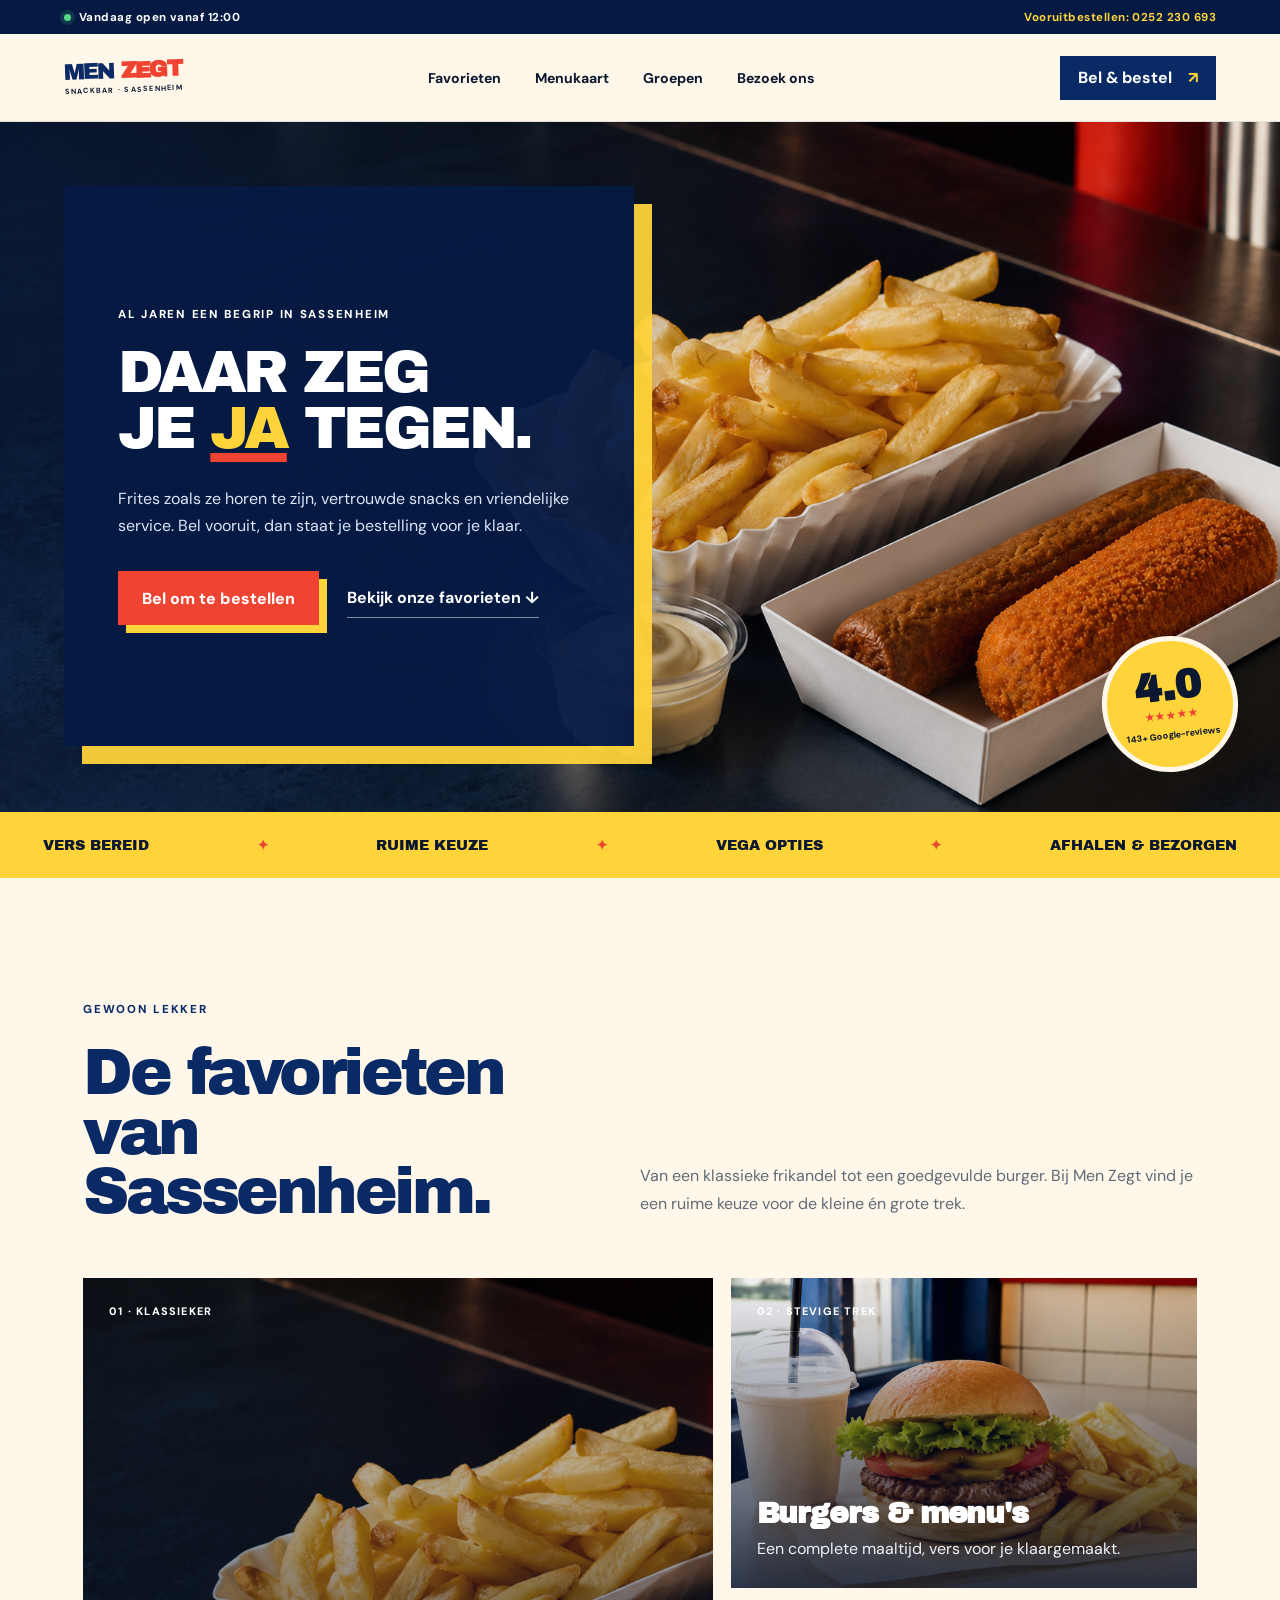
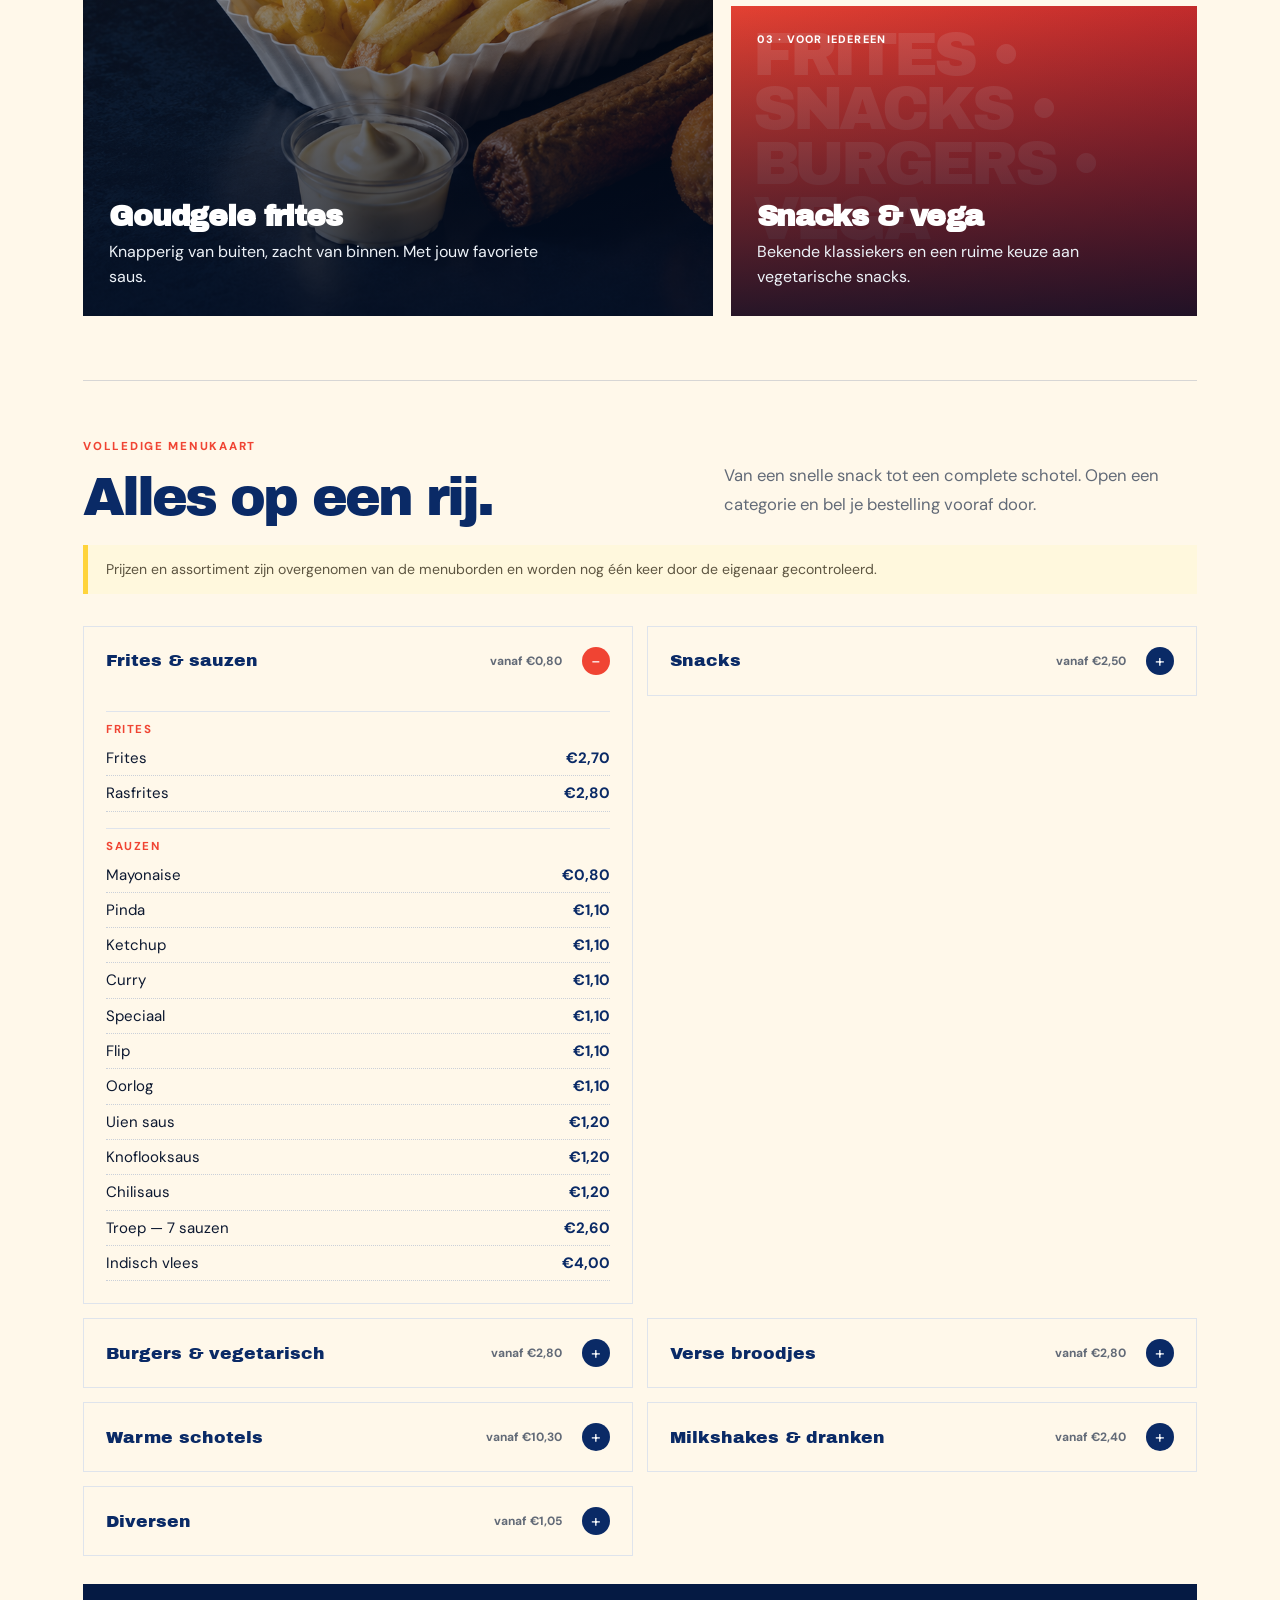
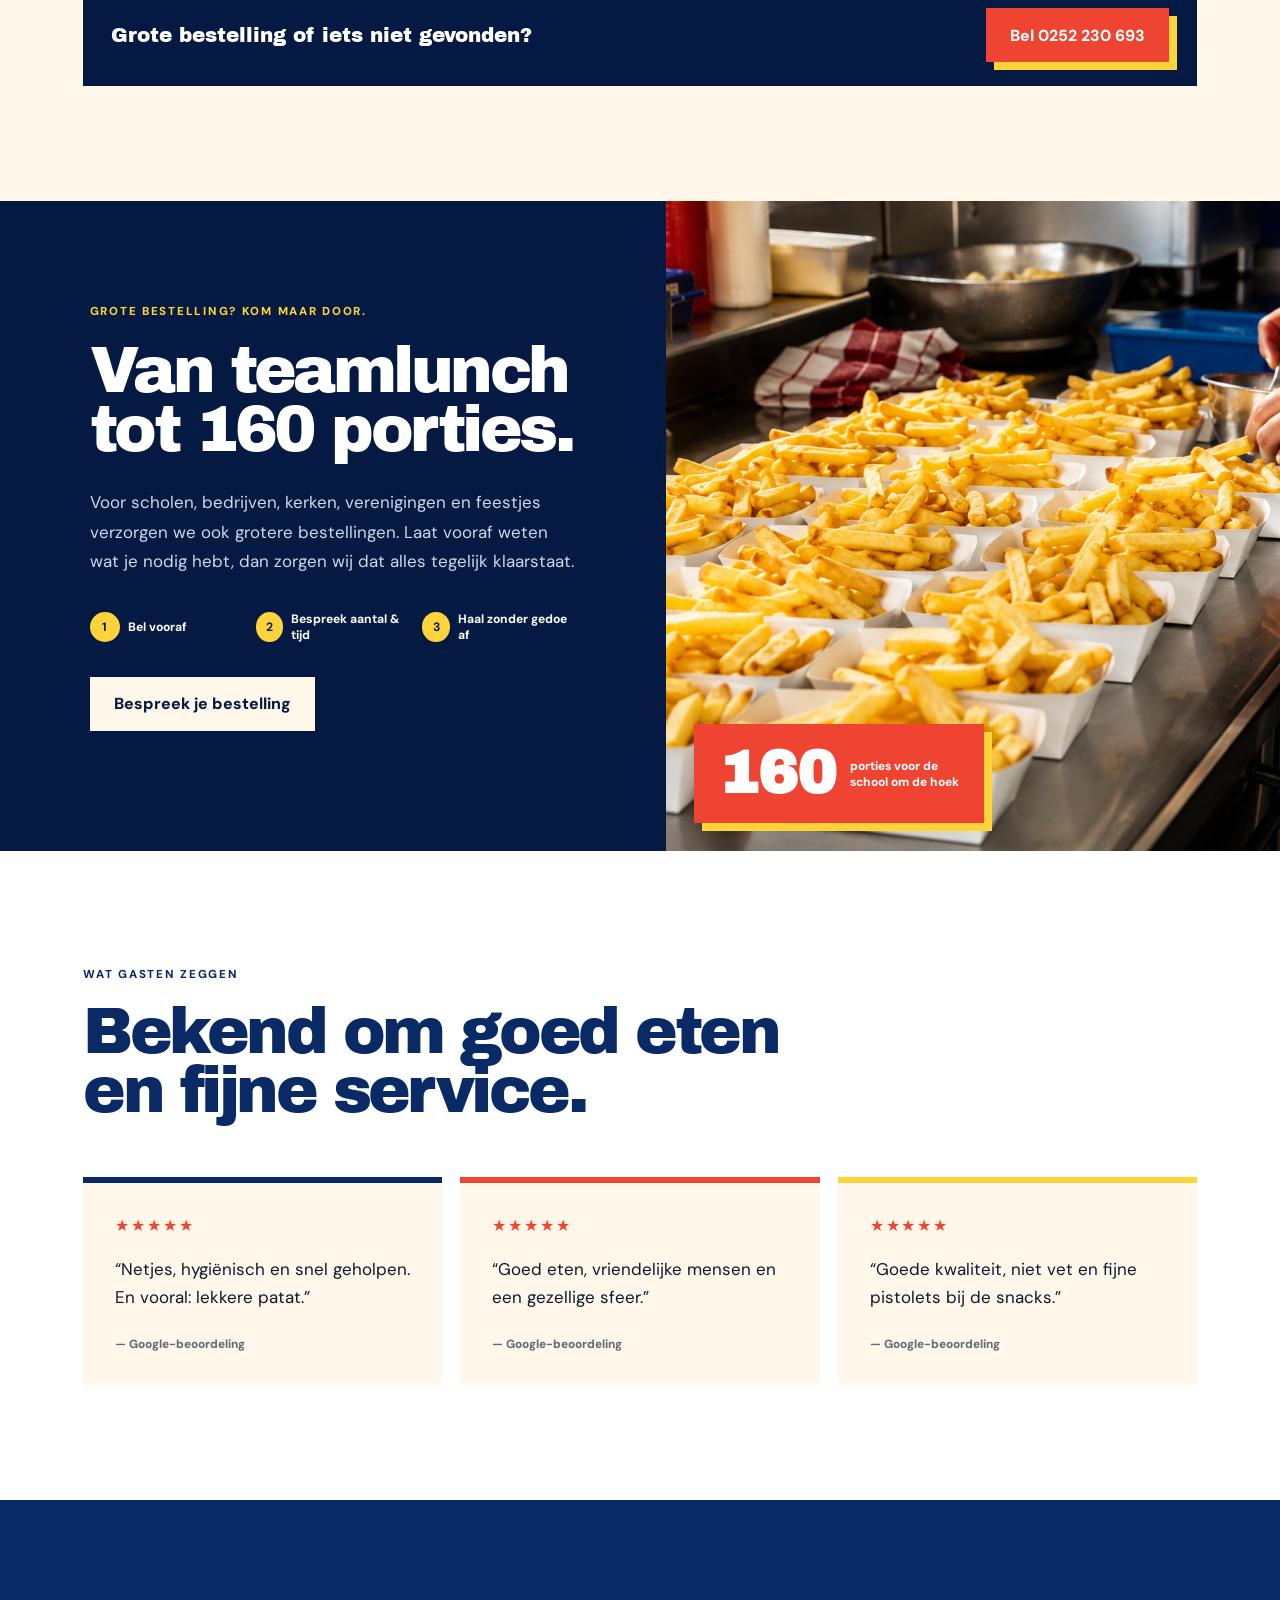
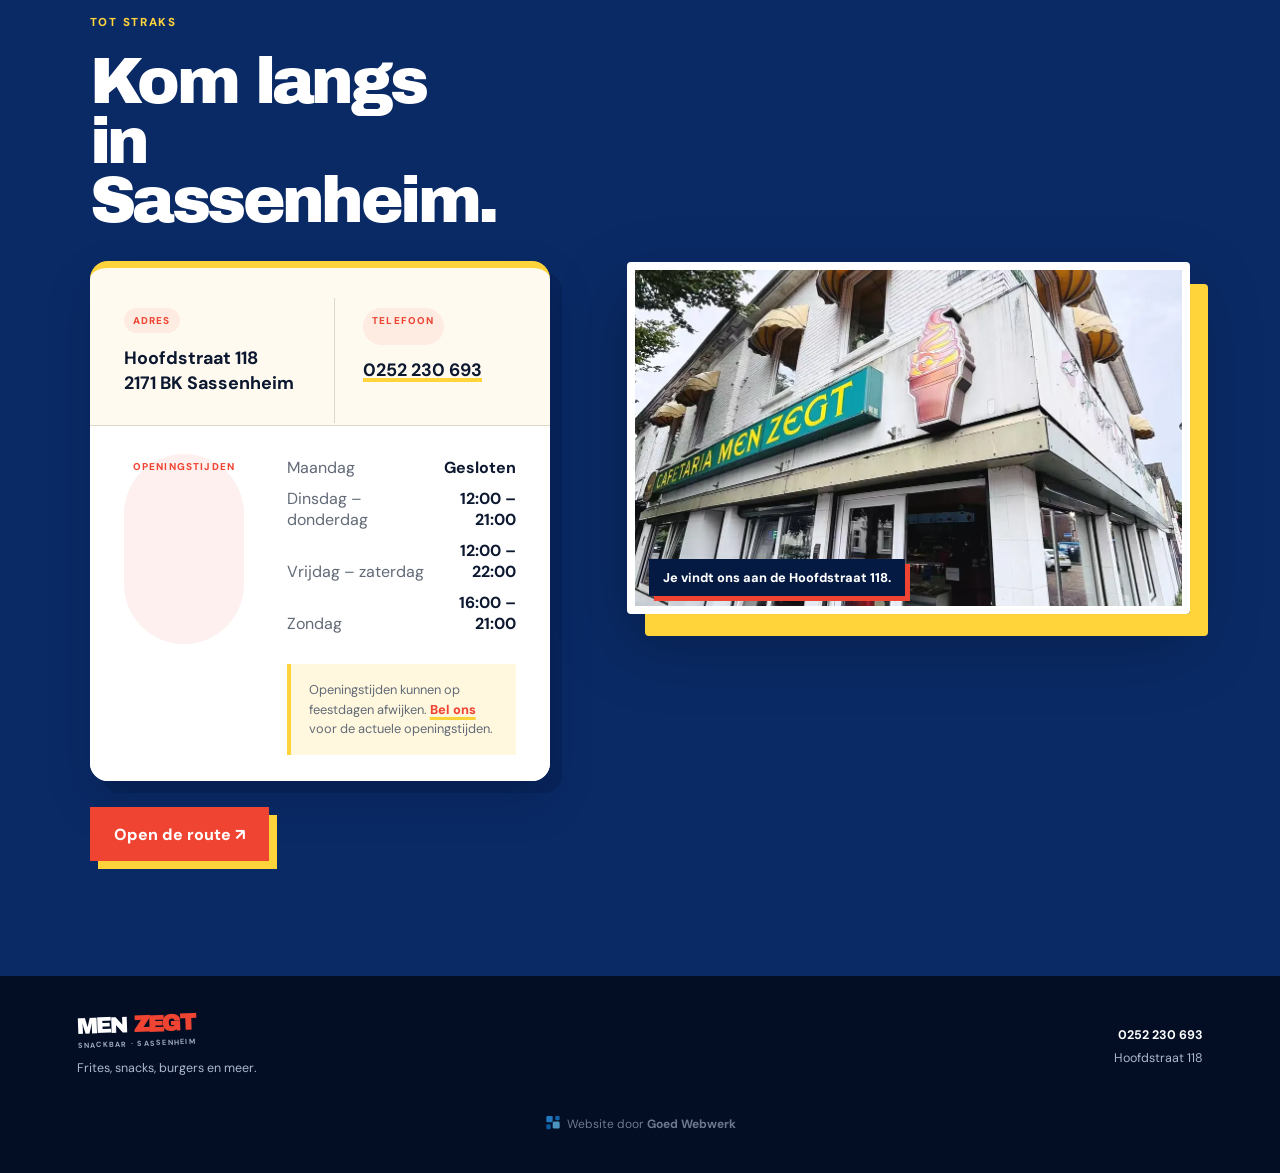
<file: index.html>
<!doctype html>
<html lang="nl" translate="no"><head><meta charset="utf-8"><meta name="viewport" content="width=device-width,initial-scale=1"><meta name="google" content="notranslate"><title>Men Zegt | Snackbar in Sassenheim</title><meta name="description" content="Men Zegt in Sassenheim: frites, snacks, burgers en grote bestellingen. Bel vooruit of kom langs aan de Hoofdstraat 118."><link rel="preconnect" href="https://fonts.googleapis.com"><link rel="preconnect" href="https://fonts.gstatic.com" crossorigin><link href="https://fonts.googleapis.com/css2?family=Archivo+Black&family=DM+Sans:wght@400;500;600;700&display=swap" rel="stylesheet"><link rel="stylesheet" href="styles.css"><link rel="stylesheet" href="hero-fix.css"></head>
<body><div class="statusbar"><span><i id="open-dot"></i><b id="open-status">Openingstijden laden…</b></span><a href="tel:+31252230693">Vooruitbestellen: 0252 230 693</a></div>
<header><a class="logo" href="#top" aria-label="Men Zegt home"><span>MEN</span><strong>ZEGT</strong><small>SNACKBAR · SASSENHEIM</small></a><nav aria-label="Hoofdnavigatie"><a href="#favorieten">Favorieten</a><a href="#menukaart">Menukaart</a><a href="#groepen">Groepen</a><a href="#bezoek">Bezoek ons</a></nav><a class="nav-cta" href="tel:+31252230693">Bel & bestel <b>↗</b></a></header>
<main id="top"><section class="hero"><div class="hero-media" role="img" aria-label="Verse frites, frikandel en kroket"></div><div class="hero-content"><p class="kicker">AL JAREN EEN BEGRIP IN SASSENHEIM</p><h1>DAAR ZEG<br>JE <em>JA</em> TEGEN.</h1><p>Frites zoals ze horen te zijn, vertrouwde snacks en vriendelijke service. Bel vooruit, dan staat je bestelling voor je klaar.</p><div class="hero-actions"><a class="button red" href="tel:+31252230693">Bel om te bestellen</a><a class="text-link" href="#favorieten">Bekijk onze favorieten ↓</a></div></div><div class="hero-badge"><strong>4.0</strong><span>★★★★★</span><small>143+ Google-reviews</small></div></section>
<section class="trust-strip"><span>VERS BEREID</span><b>✦</b><span>RUIME KEUZE</span><b>✦</b><span>VEGA OPTIES</span><b>✦</b><span>AFHALEN & BEZORGEN</span></section>
<section class="favorites" id="favorieten"><div class="section-intro"><p class="kicker blue">GEWOON LEKKER</p><h2>De favorieten<br>van Sassenheim.</h2><p>Van een klassieke frikandel tot een goedgevulde burger. Bij Men Zegt vind je een ruime keuze voor de kleine én grote trek.</p></div><div class="feature-grid"><article class="feature feature-fries"><div class="tag">01 · KLASSIEKER</div><div><h3>Goudgele frites</h3><p>Knapperig van buiten, zacht van binnen. Met jouw favoriete saus.</p></div></article><article class="feature feature-burger"><div class="tag">02 · STEVIGE TREK</div><div><h3>Burgers & menu's</h3><p>Een complete maaltijd, vers voor je klaargemaakt.</p></div></article><article class="feature feature-snacks"><div class="tag">03 · VOOR IEDEREEN</div><div><h3>Snacks & vega</h3><p>Bekende klassiekers en een ruime keuze aan vegetarische snacks.</p></div></article></div>
<div class="menu" id="menukaart"><div class="menu-heading"><div><p class="kicker yellow">VOLLEDIGE MENUKAART</p><h2>Alles op een rij.</h2></div><p>Van een snelle snack tot een complete schotel. Open een categorie en bel je bestelling vooraf door.</p></div><p class="menu-disclaimer">Prijzen en assortiment zijn overgenomen van de menuborden en worden nog één keer door de eigenaar gecontroleerd.</p><div class="menu-groups">

<details open><summary><span>Frites & sauzen</span><small>vanaf €0,80</small></summary><div class="menu-items"><h3>Frites</h3><p><span>Frites</span><b>€2,70</b></p><p><span>Rasfrites</span><b>€2,80</b></p><h3>Sauzen</h3><p><span>Mayonaise</span><b>€0,80</b></p><p><span>Pinda</span><b>€1,10</b></p><p><span>Ketchup</span><b>€1,10</b></p><p><span>Curry</span><b>€1,10</b></p><p><span>Speciaal</span><b>€1,10</b></p><p><span>Flip</span><b>€1,10</b></p><p><span>Oorlog</span><b>€1,10</b></p><p><span>Uien saus</span><b>€1,20</b></p><p><span>Knoflooksaus</span><b>€1,20</b></p><p><span>Chilisaus</span><b>€1,20</b></p><p><span>Troep — 7 sauzen</span><b>€2,60</b></p><p><span>Indisch vlees</span><b>€4,00</b></p></div></details>


<details><summary><span>Snacks</span><small>vanaf €2,50</small></summary><div class="menu-items two-col"><p><span>Vleeskroket</span><b>€2,50</b></p><p><span>Kalfskroket</span><b>€2,80</b></p><p><span>Goulashkroket</span><b>€2,80</b></p><p><span>Satékroket</span><b>€2,80</b></p><p><span>Vegetarische kroket</span><b>€2,80</b></p><p><span>Kwekkeboom kroket</span><b>€2,90</b></p><p><span>Frikandel</span><b>€2,50</b></p><p><span>Frikandel grof</span><b>€2,80</b></p><p><span>Frikandel XXL</span><b>€5,20</b></p><p><span>Kaassoufflé</span><b>€2,70</b></p><p><span>Mini kaassoufflé</span><b>€4,30</b></p><p><span>Berenhap</span><b>€3,00</b></p><p><span>Saté</span><b>€6,30</b></p><p><span>Kaasstengels</span><b>€5,10</b></p><p><span>Chicken bites</span><b>€5,10</b></p><p><span>Bitterballen</span><b>€3,70</b></p><p><span>Ham-kaassoufflé</span><b>€2,90</b></p><p><span>Cheese crack</span><b>€2,90</b></p><p><span>Kipcorn</span><b>€2,80</b></p><p><span>Kipnuggets — 6 stuks</span><b>€3,40</b></p><p><span>Hamburger, los</span><b>€3,00</b></p><p><span>Braadworst</span><b>€2,80</b></p><p><span>Bamiblok</span><b>€2,80</b></p><p><span>Bamischijf</span><b>€2,80</b></p><p><span>Nasischijf</span><b>€2,80</b></p><p><span>Willempie / Picanto</span><b>€2,90</b></p><p><span>Shoarmarol</span><b>€3,50</b></p><p><span>Gehaktbal</span><b>€3,60</b></p><p><span>Hotdog</span><b>€2,90</b></p><p><span>Kikastick</span><b>€3,50</b></p><p><span>Loempia</span><b>€4,60</b></p><p><span>Loempia speciaal</span><b>€5,10</b></p><p><span>Shaslick</span><b>€5,90</b></p><p><span>Halve kip</span><b>€7,30</b></p><p><span>Souflesse</span><b>€3,10</b></p><p><span>Mini loempia's</span><b>€3,30</b></p><p><span>Mexicano</span><b>€3,40</b></p><p><span>Knakworst</span><b>€3,20</b></p><p><span>Vlammetjes — 6 stuks</span><b>€5,10</b></p><p><span>Satérol</span><b>€3,30</b></p><p><span>Viandelle</span><b>€3,00</b></p><p><span>Schnitzel</span><b>€6,90</b></p></div></details>


<details><summary><span>Burgers & vegetarisch</span><small>vanaf €2,80</small></summary><div class="menu-items"><h3>Broodjes hamburger</h3><p><span>Hamburger</span><b>€4,20</b></p><p><span>Hamburger speciaal</span><b>€4,80</b></p><p><span>Cheeseburger</span><b>€5,30</b></p><p><span>Kipburger</span><b>€4,50</b></p><h3>Vegetarische snacks</h3><p><span>Loempia</span><b>€5,20</b></p><p><span>Loempia speciaal</span><b>€5,70</b></p><p><span>Groentekroket</span><b>€2,80</b></p><h3>Verse salade</h3><p><span>Huzarenslaatje</span><b>€3,60</b></p></div></details>


<details><summary><span>Verse broodjes</span><small>vanaf €2,80</small></summary><div class="menu-items two-col"><p><span>Broodje frikandel</span><b>€3,45</b></p><p><span>Broodje kroket</span><b>€3,45</b></p><p><span>Big Paul</span><b>€6,70</b></p><p><span>Broodje ham en/of kaas</span><b>€3,30</b></p><p><span>Broodje ham-kaas</span><b>€3,90</b></p><p><span>Broodje warm vlees</span><b>€4,00</b></p><p><span>Broodje tartaar</span><b>€3,80</b></p><p><span>Broodje tartaar speciaal</span><b>€5,00</b></p><p><span>Broodje gekookt ei</span><b>€2,80</b></p><p><span>Broodje gebakken ei</span><b>€2,80</b></p><p><span>Broodje Indisch vlees</span><b>€5,20</b></p><p><span>Broodje shoarma</span><b>€6,70</b></p><p><span>Broodje super shoarma</span><b>€11,90</b></p><p><span>Broodje gyros</span><b>€6,70</b></p><p><span>Broodje gezond</span><b>€4,50</b></p><p><span>Broodje gehaktbal</span><b>€4,70</b></p><p><span>Tosti pistolet kaas</span><b>€3,50</b></p><p><span>Tosti pistolet ham-kaas</span><b>€4,30</b></p><p><span>Broodje kipsaté — 1 stokje</span><b>€3,40</b></p></div></details>


<details><summary><span>Warme schotels</span><small>vanaf €10,30</small></summary><div class="menu-items"><p class="menu-subline">Inclusief salade, rauwkost en frites.</p><p><span>Loempia</span><b>€10,80</b></p><p><span>Halve kip</span><b>€11,50</b></p><p><span>Big Paul</span><b>€10,80</b></p><p><span>Kipsaté — 3 stokjes</span><b>€10,30</b></p><p><span>Gyros / shoarma</span><b>€10,80</b></p><p><span>Shaslick</span><b>€10,80</b></p><p><span>Bami / nasi & saté</span><b>€11,30</b></p><p><span>Schnitzel</span><b>€11,80</b></p><p><span>Indisch vlees</span><b>€11,00</b></p></div></details>


<details><summary><span>Milkshakes & dranken</span><small>vanaf €2,40</small></summary><div class="menu-items"><p class="menu-subline">Milkshakes: aardbei, banaan, chocola en vanille.</p><p><span>Milkshake klein</span><b>€3,10</b></p><p><span>Milkshake medium</span><b>€3,60</b></p><p><span>Milkshake groot</span><b>€4,10</b></p><p><span>Diverse blikjes frisdrank</span><b>€2,40</b></p><p><span>Bier</span><b>€2,70</b></p></div></details>


<details><summary><span>Diversen</span><small>vanaf €1,05</small></summary><div class="menu-items"><p><span>Pistolet</span><b>€1,05</b></p><p><span>Aparte sauzen, vanaf</span><b>€1,30</b></p><p><span>Kindermenu</span><b>€6,50</b></p><p class="menu-subline">Drankje, mini snacks, frites, twee sauzen en een verrassing.</p></div></details>

</div><div class="menu-cta"><p>Grote bestelling of iets niet gevonden?</p><a class="button red" href="tel:+31252230693">Bel 0252 230 693</a></div></div></section>
<section class="groups" id="groepen"><div class="groups-copy"><p class="kicker yellow">GROTE BESTELLING? KOM MAAR DOOR.</p><h2>Van teamlunch<br>tot 160 porties.</h2><p>Voor scholen, bedrijven, kerken, verenigingen en feestjes verzorgen we ook grotere bestellingen. Laat vooraf weten wat je nodig hebt, dan zorgen wij dat alles tegelijk klaarstaat.</p><div class="group-steps"><span><b>1</b>Bel vooraf</span><span><b>2</b>Bespreek aantal & tijd</span><span><b>3</b>Haal zonder gedoe af</span></div><a class="button cream" href="tel:+31252230693">Bespreek je bestelling</a></div><div class="groups-media" role="img" aria-label="Grote bestelling frites voor een school"><div class="order-proof"><strong>160</strong><span>porties voor de<br>school om de hoek</span></div></div></section>
<section class="reviews"><div class="section-intro compact"><p class="kicker blue">WAT GASTEN ZEGGEN</p><h2>Bekend om goed eten<br>en fijne service.</h2></div><div class="review-grid"><blockquote><div>★★★★★</div><p>“Netjes, hygiënisch en snel geholpen. En vooral: lekkere patat.”</p><cite>— Google-beoordeling</cite></blockquote><blockquote><div>★★★★★</div><p>“Goed eten, vriendelijke mensen en een gezellige sfeer.”</p><cite>— Google-beoordeling</cite></blockquote><blockquote><div>★★★★★</div><p>“Goede kwaliteit, niet vet en fijne pistolets bij de snacks.”</p><cite>— Google-beoordeling</cite></blockquote></div></section>
<section class="visit" id="bezoek"><div class="visit-copy"><div class="visit-title"><p class="kicker yellow">TOT STRAKS</p><h2>Kom langs<br>in Sassenheim.</h2></div><div class="visit-info"><div><span>ADRES</span><strong>Hoofdstraat 118<br>2171 BK Sassenheim</strong></div><div><span>TELEFOON</span><strong><a href="tel:+31252230693">0252 230 693</a></strong></div><div class="hours"><span>OPENINGSTIJDEN</span><dl><dt>Maandag</dt><dd>Gesloten</dd><dt>Dinsdag – donderdag</dt><dd>12:00 – 21:00</dd><dt>Vrijdag – zaterdag</dt><dd>12:00 – 22:00</dd><dt>Zondag</dt><dd>16:00 – 21:00</dd></dl><p class="holiday-note">Openingstijden kunnen op feestdagen afwijken. <a href="tel:+31252230693">Bel ons</a> voor de actuele openingstijden.</p></div></div><a class="button red route-button" target="_blank" rel="noopener" href="https://www.google.com/maps/search/?api=1&query=Hoofdstraat+118%2C+2171+BK+Sassenheim">Open de route ↗</a></div><figure class="storefront"><picture><source media="(max-width: 700px)" srcset="storefront-corner.webp"><img src="storefront-men-zegt.webp" alt="De gevel van Men Zegt Snackbar aan de Hoofdstraat in Sassenheim" loading="lazy"></picture><figcaption>Je vindt ons aan de Hoofdstraat 118.</figcaption></figure></section></main>
<footer><div class="footer-brand"><a class="logo footer-logo" href="#top"><span>MEN</span><strong>ZEGT</strong><small>SNACKBAR · SASSENHEIM</small></a><p>Frites, snacks, burgers en meer.</p></div><div class="footer-contact"><a href="tel:+31252230693">0252 230 693</a><span>Hoofdstraat 118</span></div><a class="site-credit" href="https://goedwebwerk.nl/" target="_blank" rel="noopener" aria-label="Website door Goed Webwerk"><img src="goed-webwerk-mark.svg" alt="" aria-hidden="true"><span>Website door <strong>Goed Webwerk</strong></span></a></footer><a class="mobile-call" href="tel:+31252230693">Bel & bestel <span>→</span></a><script src="app.js"></script></body></html>
</file>
<file: styles.css>
:root{--blue:#0a2a66;--blue2:#051a43;--red:#f04433;--yellow:#ffd43b;--cream:#fff8ea;--ink:#0c1830;--muted:#626a77}*{box-sizing:border-box}html{scroll-behavior:smooth}body{margin:0;background:var(--cream);color:var(--ink);font-family:"DM Sans",Arial,sans-serif;font-size:16px}a{color:inherit;text-decoration:none}.statusbar{height:34px;background:var(--blue2);color:#fff;display:flex;justify-content:space-between;align-items:center;padding:0 clamp(20px,5vw,72px);font-size:.72rem;font-weight:700;letter-spacing:.04em}.statusbar span{display:flex;align-items:center;gap:8px}.statusbar i{width:7px;height:7px;border-radius:50%;background:#59d889;box-shadow:0 0 0 4px rgba(89,216,137,.14)}.statusbar i.closed{background:#f04433;box-shadow:0 0 0 4px rgba(240,68,51,.14)}.statusbar a{color:var(--yellow)}header{height:88px;padding:0 clamp(20px,5vw,72px);display:flex;align-items:center;justify-content:space-between;background:var(--cream);border-bottom:1px solid rgba(10,42,102,.12);position:relative;z-index:5}.logo{display:grid;grid-template-columns:auto auto;grid-template-rows:auto auto;column-gap:5px;line-height:.82;transform:rotate(-2deg)}.logo span,.logo strong{font-family:"Archivo Black",sans-serif;font-size:1.42rem;letter-spacing:-.08em}.logo span{color:var(--blue)}.logo strong{color:var(--red)}.logo small{grid-column:1/-1;margin-top:6px;font-size:.46rem;letter-spacing:.17em;font-weight:700}nav{display:flex;gap:34px;font-weight:700;font-size:.88rem}nav a:hover{color:var(--red)}.nav-cta{height:44px;padding:0 18px;display:flex;align-items:center;gap:16px;background:var(--blue);color:#fff;font-weight:700}.nav-cta b{color:var(--yellow)}.hero{min-height:720px;background:var(--blue);color:#fff;display:grid;grid-template-columns:54% 46%;position:relative;overflow:hidden}.hero-media{background:linear-gradient(90deg,rgba(5,26,67,.04),rgba(5,26,67,.45)),url("hero-food.jpg") center/cover no-repeat;min-height:720px}.hero-content{display:flex;flex-direction:column;justify-content:center;padding:70px clamp(32px,5vw,86px) 80px 8%;position:relative}.hero-content:before{content:"";position:absolute;width:420px;height:420px;border:1px solid rgba(255,255,255,.08);border-radius:50%;right:-180px;top:-160px}.kicker{font-size:.72rem;font-weight:800;letter-spacing:.15em;margin:0 0 22px}.hero h1,.section-intro h2,.groups h2,.visit h2{font-family:"Archivo Black",sans-serif;font-weight:400;letter-spacing:-.055em;line-height:.93;margin:0}.hero h1{font-size:clamp(3.6rem,5.4vw,6.5rem)}.hero h1 em{font-style:normal;color:var(--yellow);text-decoration:underline;text-decoration-color:var(--red);text-decoration-thickness:9px;text-underline-offset:5px}.hero-content>p:not(.kicker){max-width:520px;color:#dce5f7;font-size:1.08rem;line-height:1.7;margin:28px 0 32px}.hero-actions{display:flex;align-items:center;gap:28px;flex-wrap:wrap}.button{min-height:54px;padding:0 24px;display:inline-flex;align-items:center;justify-content:center;font-weight:800;transition:.2s}.red{background:var(--red);color:#fff;box-shadow:8px 8px 0 var(--yellow)}.red:hover{transform:translate(3px,3px);box-shadow:5px 5px 0 var(--yellow)}.text-link{font-weight:700;border-bottom:1px solid rgba(255,255,255,.5);padding:9px 0}.hero-badge{position:absolute;left:calc(54% - 78px);bottom:42px;width:156px;height:156px;border-radius:50%;background:var(--yellow);color:var(--ink);display:flex;flex-direction:column;align-items:center;justify-content:center;transform:rotate(-7deg);border:7px solid var(--cream);z-index:2}.hero-badge strong{font-family:"Archivo Black";font-size:2.5rem;line-height:1}.hero-badge span{color:var(--red);font-size:.75rem}.hero-badge small{font-size:.56rem;font-weight:800;margin-top:6px}.trust-strip{height:66px;background:var(--yellow);display:flex;align-items:center;justify-content:space-around;gap:22px;white-space:nowrap;overflow:hidden;font-family:"Archivo Black";font-size:.9rem}.trust-strip b{color:var(--red)}.favorites,.reviews{padding:clamp(86px,9vw,140px) clamp(20px,6.5vw,100px)}.section-intro{display:grid;grid-template-columns:1fr 1.1fr;align-items:end;gap:50px;margin-bottom:56px}.section-intro .kicker{grid-column:1/-1;margin-bottom:-24px}.blue{color:var(--blue)}.section-intro h2{font-size:clamp(3.2rem,5vw,5.6rem);color:var(--blue)}.section-intro>p:not(.kicker){max-width:560px;color:var(--muted);line-height:1.75;margin:0 0 4px}.feature-grid{display:grid;grid-template-columns:1.35fr 1fr;grid-template-rows:310px 310px;gap:18px}.feature{background-size:cover;background-position:center;position:relative;overflow:hidden;color:#fff;padding:26px;display:flex;flex-direction:column;justify-content:space-between}.feature:after{content:"";position:absolute;inset:0;background:linear-gradient(180deg,rgba(3,15,38,.05),rgba(3,15,38,.83));z-index:0}.feature>*{position:relative;z-index:1}.feature-fries{grid-row:1/3;background-image:url("hero-food.jpg");background-position:62% center}.feature-burger{background-image:url("product-burger.jpg")}.feature-snacks{background:linear-gradient(135deg,var(--red),#b51e28)}.feature-snacks:before{content:"FRITES • SNACKS • BURGERS • VEGA";position:absolute;font-family:"Archivo Black";font-size:3.8rem;line-height:.9;letter-spacing:-.06em;opacity:.12;inset:22px}.feature .tag{font-size:.68rem;font-weight:800;letter-spacing:.11em}.feature h3{font-family:"Archivo Black";font-size:clamp(1.7rem,2.3vw,2.8rem);letter-spacing:-.04em;margin:0 0 8px}.feature p{margin:0;max-width:430px;color:#edf2f8;line-height:1.55}.menu-note{margin-top:18px;background:#fff;display:grid;grid-template-columns:auto 1fr auto;gap:28px;align-items:center;padding:24px 28px;border-left:7px solid var(--yellow)}.menu-note span{font-family:"Archivo Black";font-size:1.1rem}.menu-note p{color:var(--muted);margin:0}.menu-note a{font-weight:800;color:var(--red)}.groups{display:grid;grid-template-columns:52% 48%;background:var(--blue2);color:#fff}.groups-copy{padding:clamp(80px,8vw,130px) clamp(30px,7vw,110px)}.yellow{color:var(--yellow)}.groups h2{font-size:clamp(3.4rem,5vw,6rem)}.groups-copy>p:not(.kicker){color:#ccd8ec;line-height:1.75;max-width:610px;font-size:1.06rem;margin:28px 0}.group-steps{display:grid;grid-template-columns:repeat(3,1fr);gap:12px;margin:34px 0}.group-steps span{font-size:.76rem;font-weight:700;display:flex;align-items:center;gap:8px}.group-steps b{width:30px;height:30px;border-radius:50%;display:grid;place-items:center;background:var(--yellow);color:var(--blue2)}.cream{background:var(--cream);color:var(--blue2)}.groups-media{background:url("group-order.jpg") center/cover no-repeat;min-height:650px;position:relative}.order-proof{position:absolute;left:28px;bottom:28px;background:var(--red);padding:20px 25px;display:flex;align-items:center;gap:14px;box-shadow:8px 8px 0 var(--yellow)}.order-proof strong{font-family:"Archivo Black";font-size:3.7rem;line-height:1}.order-proof span{font-size:.75rem;line-height:1.35;font-weight:800}.reviews{background:#fff}.section-intro.compact{display:block}.section-intro.compact .kicker{margin-bottom:20px}.review-grid{display:grid;grid-template-columns:repeat(3,1fr);gap:18px}.review-grid blockquote{margin:0;background:var(--cream);padding:32px;border-top:6px solid var(--blue)}.review-grid blockquote:nth-child(2){border-color:var(--red)}.review-grid blockquote:nth-child(3){border-color:var(--yellow)}.review-grid div{color:var(--red);letter-spacing:.12em}.review-grid p{font-size:1.06rem;line-height:1.65;margin:20px 0}.review-grid cite{font-style:normal;font-size:.74rem;font-weight:800;color:var(--muted)}.visit{background:var(--blue);color:#fff;padding:clamp(80px,9vw,140px) clamp(20px,7vw,110px);display:grid;grid-template-columns:1fr 1fr;gap:80px}.visit h2{font-size:clamp(3.8rem,6vw,6.8rem);margin-bottom:38px}.visit-info{background:#fff;color:var(--ink);padding:16px 34px}.visit-info>div{display:grid;grid-template-columns:160px 1fr;padding:24px 0;border-bottom:1px solid #dfe4ec}.visit-info>div:last-child{border-bottom:0}.visit-info span{font-size:.68rem;font-weight:800;letter-spacing:.12em;color:var(--red)}.visit-info strong{font-size:1.04rem}.visit-info strong a{text-decoration:underline;text-decoration-color:var(--yellow);text-decoration-thickness:4px}.hours dl{margin:0}.hours dt,.hours dd{display:inline-block;margin:0 0 8px}.hours dt{width:62%;color:var(--muted)}.hours dd{width:38%;text-align:right;font-weight:700}footer{background:#030e25;color:#acb8cc;min-height:150px;display:flex;align-items:center;justify-content:space-between;gap:30px;padding:40px clamp(20px,6vw,90px);font-size:.78rem}.footer-logo span{color:#fff}.footer-logo small{color:#9fabc0}.footer-logo~div{display:flex;flex-direction:column;gap:7px;text-align:right}.footer-logo~div a{color:#fff;font-weight:700}.mobile-call{display:none}@media(max-width:900px){nav{display:none}.hero{grid-template-columns:1fr}.hero-media{min-height:500px}.hero-content{padding:64px 25px 90px}.hero-badge{left:auto;right:22px;top:425px;bottom:auto;width:132px;height:132px}.section-intro{grid-template-columns:1fr}.section-intro .kicker{margin-bottom:-25px}.feature-grid{grid-template-columns:1fr;grid-template-rows:420px 300px 270px}.feature-fries{grid-row:auto}.menu-note{grid-template-columns:1fr;gap:8px}.groups{grid-template-columns:1fr}.groups-media{min-height:520px}.review-grid{grid-template-columns:1fr}.visit{grid-template-columns:1fr;gap:40px}}@media(max-width:560px){body{padding-bottom:64px}.statusbar{justify-content:center}.statusbar>a{display:none}header{height:76px}.nav-cta{display:none}.hero-media{min-height:380px}.hero-badge{top:320px;width:116px;height:116px}.hero-badge strong{font-size:2rem}.hero h1{font-size:3.55rem}.hero-actions{align-items:flex-start;flex-direction:column}.trust-strip{justify-content:flex-start;padding-left:22px}.feature-grid{grid-template-rows:360px 280px 240px}.groups-copy{padding:75px 22px}.group-steps{grid-template-columns:1fr}.groups-media{min-height:370px}.section-intro .kicker{margin-bottom:-30px}.visit-info{padding:12px 20px}.visit-info>div{grid-template-columns:1fr;gap:9px}.hours dt{width:60%;font-size:.82rem}.hours dd{width:40%;font-size:.82rem}footer{flex-direction:column;align-items:flex-start}.footer-logo~div{text-align:left}.mobile-call{display:flex;position:fixed;bottom:0;left:0;right:0;height:64px;background:var(--red);color:#fff;align-items:center;justify-content:space-between;padding:0 22px;font-weight:800;z-index:20}.mobile-call span{font-size:1.4rem}}
</file>
<file: hero-fix.css>
/* Friendlier storefront-style hero: one food scene, one clear order card. */
.hero{display:block;min-height:690px;padding:64px clamp(22px,5vw,72px);position:relative;background:var(--blue2)}
.hero-media{position:absolute;inset:0;min-height:0;background-image:linear-gradient(90deg,rgba(5,26,67,.58) 0%,rgba(5,26,67,.1) 55%,rgba(5,26,67,.02) 100%),url("hero-food-v2.jpg");background-position:center;background-size:cover}
.hero-content{width:min(570px,48vw);min-height:560px;padding:62px 54px;margin:0;justify-content:center;background:rgba(5,26,67,.94);box-shadow:18px 18px 0 rgba(255,212,59,.94);z-index:1}
.hero-content:before{display:none}
.hero h1{font-size:clamp(3.2rem,4.6vw,5.3rem);line-height:.96}
.hero-content>p:not(.kicker){font-size:1rem}
.hero-badge{left:auto;right:42px;bottom:40px;width:136px;height:136px;border-width:5px}
@media(max-width:900px){.hero{min-height:850px;padding:0;background:var(--blue2)}.hero-media{position:relative;display:block;height:450px;background-image:url("hero-food-v2.jpg");background-position:62% center}.hero-content{width:calc(100% - 36px);min-height:0;margin:-44px 18px 0;padding:48px 30px 58px;box-shadow:10px 10px 0 var(--yellow)}.hero-badge{top:356px;right:28px;bottom:auto;width:112px;height:112px}.hero-badge small{font-size:.5rem}}
@media(max-width:560px){.hero{min-height:820px}.hero-media{height:345px}.hero-content{margin-top:-24px;padding:42px 24px 52px}.hero h1{font-size:3.15rem}.hero-badge{top:277px;right:22px;width:98px;height:98px}.hero-badge strong{font-size:1.7rem}.hero-badge small{display:none}}
.holiday-note{grid-column:2;margin:14px 0 0;padding-top:15px;border-top:1px solid #dfe4ec;color:var(--muted);font-size:.84rem;line-height:1.55}.holiday-note a{color:var(--red);font-weight:800;text-decoration:underline;text-decoration-color:var(--yellow);text-decoration-thickness:3px;text-underline-offset:3px}@media(max-width:560px){.holiday-note{grid-column:1}}

/* Compact, centered mobile layout. */
@media(max-width:560px){
  html,body{max-width:100%;overflow-x:hidden}
  header{height:66px;padding:0 18px}
  .statusbar{height:30px;padding:0 16px}
  .hero{min-height:0;padding:0 0 34px}
  .hero-media{height:280px;min-height:280px;background-position:62% center}
  .hero-content{width:auto;min-height:0;margin:-18px 18px 0;padding:34px 24px 38px;box-shadow:6px 6px 0 var(--yellow)}
  .hero-content .kicker{margin-bottom:16px;font-size:.64rem;line-height:1.4}
  .hero h1{font-size:2.72rem;line-height:.94;letter-spacing:-.045em}
  .hero h1 em{text-decoration-thickness:6px}
  .hero-content>p:not(.kicker){margin:20px 0 24px;font-size:.96rem;line-height:1.55}
  .hero-actions{gap:18px}
  .button{min-height:50px;padding:0 20px}
  .hero-badge{top:224px;right:24px;width:88px;height:88px;border-width:4px}
  .hero-badge strong{font-size:1.55rem}
  .trust-strip{height:54px;font-size:.77rem;gap:25px;padding-left:18px}
  .favorites,.reviews{padding:58px 20px}
  .section-intro{gap:20px;margin-bottom:30px}
  .section-intro .kicker{margin:0 0 -5px}
  .section-intro h2{font-size:2.7rem;line-height:.96}
  .section-intro>p:not(.kicker){font-size:.94rem;line-height:1.6}
  .feature-grid{grid-template-rows:290px 230px 210px;gap:12px}
  .feature{padding:20px}
  .feature h3{font-size:1.65rem}
  .menu-note{margin-top:12px;padding:18px 18px;border-left-width:5px}
  .groups-copy{padding:58px 22px}
  .groups h2{font-size:2.75rem;line-height:.96}
  .groups-copy>p:not(.kicker){margin:20px 0;font-size:.96rem;line-height:1.6}
  .group-steps{margin:24px 0;gap:9px}
  .groups-media{min-height:300px}
  .review-grid{gap:12px}
  .review-grid blockquote{padding:24px}
  .review-grid p{font-size:.96rem;line-height:1.55;margin:14px 0}
  .visit{padding:58px 18px 70px;gap:28px}
  .visit h2{font-size:2.75rem;line-height:.96;margin-bottom:26px;letter-spacing:-.045em}
  .visit-info{width:100%;padding:8px 20px}
  .visit-info>div{padding:20px 0}
  .visit-info strong{font-size:1rem}
  footer{min-height:0;padding:32px 20px}
}

footer{flex-wrap:wrap}.footer-brand{display:flex;flex-direction:column;align-items:flex-start;gap:13px}.footer-brand p{margin:0;color:#acb8cc}.footer-contact{display:flex;flex-direction:column;gap:7px;text-align:right}.footer-contact a{color:#fff;font-weight:700}.site-credit{flex:0 0 100%;display:inline-flex;align-items:center;justify-content:center;gap:6px;margin-top:8px;color:#8f9aae;font-size:12px;line-height:1;opacity:.76;transition:opacity .2s,color .2s}.site-credit img{width:16px;height:19px;display:block}.site-credit strong{font-weight:700}.site-credit:hover,.site-credit:focus-visible{color:#fff;opacity:1}.site-credit:focus-visible{outline:2px solid var(--yellow);outline-offset:4px;border-radius:2px}@media(max-width:560px){.footer-brand,.footer-contact{align-items:flex-start;text-align:left}.site-credit{width:100%;align-self:center;margin-top:4px}}

/* Store details card: clearer hierarchy and a warmer, premium finish. */
.visit-info{display:grid;grid-template-columns:1fr 1fr;gap:0 28px;padding:30px;background:#fffaf0;border-radius:18px;border-top:7px solid var(--yellow);box-shadow:18px 18px 0 rgba(5,26,67,.34),0 24px 55px rgba(2,12,32,.22);overflow:hidden}.visit-info>div{grid-template-columns:1fr;gap:13px;padding:10px 4px 27px;border-bottom:0}.visit-info>div:nth-child(2){border-left:1px solid #ded8cb;padding-left:28px}.visit-info>div.hours{grid-column:1/-1;display:grid;grid-template-columns:150px 1fr;margin:2px -30px -30px;padding:28px 34px 26px;background:#fff;border-top:1px solid #ded8cb}.visit-info span{display:inline-flex;width:max-content;padding:6px 9px;background:rgba(240,68,51,.08);border-radius:999px;font-size:.62rem}.visit-info strong{font-size:1.12rem;line-height:1.4}.hours dl{padding-top:3px}.hours dt,.hours dd{margin-bottom:10px}.holiday-note{grid-column:2;margin-top:7px;padding:16px 18px;border:0;border-left:4px solid var(--yellow);background:#fff8df;font-size:.8rem}
@media(max-width:760px){.visit-info{grid-template-columns:1fr;padding:24px}.visit-info>div:nth-child(2){border-left:0;border-top:1px solid #ded8cb;padding:22px 4px 25px}.visit-info>div.hours{grid-column:1;grid-template-columns:1fr;margin:0 -24px -24px;padding:24px}.holiday-note{grid-column:1}.hours dl{padding-top:4px}}

/* Real menu: designed from the shop's own menu boards, readable on every screen. */
.menu{padding:clamp(76px,8vw,124px) clamp(20px,6.5vw,100px);background:#fff}.menu-heading{display:grid;grid-template-columns:1.1fr .9fr;gap:64px;align-items:end;max-width:1320px;margin:0 auto 22px}.menu-heading .kicker{color:var(--red);margin-bottom:18px}.menu-heading h2{margin:0;color:var(--blue);font-family:"Archivo Black",sans-serif;font-size:clamp(3rem,5vw,5.3rem);font-weight:400;letter-spacing:-.055em;line-height:.95}.menu-heading>p{max-width:540px;margin:0 0 5px;color:var(--muted);font-size:1.04rem;line-height:1.7}.menu-disclaimer{max-width:1320px;margin:0 auto 32px;padding:14px 18px;border-left:5px solid var(--yellow);background:#fff8dd;color:#5d5541;font-size:.88rem;line-height:1.5}.menu-groups{max-width:1320px;margin:0 auto;display:grid;grid-template-columns:1fr 1fr;gap:14px;align-items:start}.menu-groups details{border:1px solid #dfe4ec;background:var(--cream)}.menu-groups summary{min-height:68px;padding:0 22px;display:flex;align-items:center;justify-content:space-between;gap:20px;cursor:pointer;list-style:none;font-family:"Archivo Black",sans-serif;font-size:1.08rem;color:var(--blue)}.menu-groups summary::-webkit-details-marker{display:none}.menu-groups summary:after{content:"+";width:28px;height:28px;display:grid;place-items:center;border-radius:50%;background:var(--blue);color:#fff;font-family:"DM Sans",sans-serif;font-size:1.1rem;flex:0 0 auto}.menu-groups details[open] summary:after{content:"−";background:var(--red)}.menu-groups summary small{margin-left:auto;color:var(--muted);font-family:"DM Sans",sans-serif;font-size:.75rem;font-weight:700}.menu-items{padding:0 22px 22px}.menu-items.two-col{display:grid;grid-template-columns:1fr 1fr;column-gap:34px}.menu-items h3{margin:16px 0 4px;padding-top:10px;border-top:1px solid #dfe4ec;color:var(--red);font-size:.72rem;letter-spacing:.13em;text-transform:uppercase}.menu-items p{min-height:34px;margin:0;padding:7px 0;display:flex;align-items:flex-start;justify-content:space-between;gap:16px;border-bottom:1px dotted #cad0d9;font-size:.94rem;line-height:1.35}.menu-items p span{min-width:0}.menu-items p b{white-space:nowrap;color:var(--blue);font-variant-numeric:tabular-nums}.menu-items .menu-subline{display:block;grid-column:1/-1;min-height:0;padding:8px 0 13px;border-bottom:0;color:var(--muted);font-size:.8rem;font-style:italic}.menu-cta{max-width:1320px;margin:28px auto 0;padding:24px 28px;background:var(--blue2);color:#fff;display:flex;align-items:center;justify-content:space-between;gap:24px}.menu-cta p{margin:0;font-family:"Archivo Black",sans-serif;font-size:1.25rem}.menu-cta .button{flex:0 0 auto}

/* Visit section pairs practical details with the owner's real storefront photo. */
.visit{grid-template-columns:minmax(430px,.9fr) minmax(500px,1.1fr);gap:clamp(40px,6vw,90px);align-items:center}.visit-copy{min-width:0}.visit h2{font-size:clamp(3.35rem,5vw,5.8rem);margin-bottom:30px}.visit-info{margin-bottom:26px;box-shadow:12px 12px 0 rgba(5,26,67,.34),0 20px 45px rgba(2,12,32,.18)}.route-button{width:max-content}.storefront{margin:0;position:relative}.storefront img{display:block;width:100%;aspect-ratio:16/10;object-fit:cover;border:8px solid #fff;border-radius:4px;box-shadow:18px 22px 0 var(--yellow),0 28px 70px rgba(0,0,0,.28)}.storefront figcaption{position:absolute;left:22px;bottom:18px;padding:10px 14px;background:var(--blue2);color:#fff;font-size:.8rem;font-weight:800;box-shadow:5px 5px 0 var(--red)}

@media(max-width:1000px){.menu-groups{grid-template-columns:1fr}.visit{grid-template-columns:1fr}.storefront{max-width:760px}.storefront img{aspect-ratio:16/9}.menu-items.two-col{grid-template-columns:1fr 1fr}}
@media(max-width:700px){.menu{padding:58px 18px}.menu-heading{grid-template-columns:1fr;gap:18px;margin-bottom:18px}.menu-heading h2{font-size:2.7rem}.menu-heading>p{font-size:.96rem;line-height:1.6}.menu-disclaimer{margin-bottom:20px;font-size:.8rem}.menu-groups{gap:10px}.menu-groups summary{min-height:62px;padding:0 16px;font-size:1rem}.menu-groups summary small{display:none}.menu-items,.menu-items.two-col{display:block;padding:0 16px 18px}.menu-items p{font-size:.92rem}.menu-cta{margin-top:20px;padding:20px;align-items:stretch;flex-direction:column}.menu-cta p{font-size:1.05rem}.visit{padding:58px 18px 78px}.visit h2{font-size:2.75rem}.storefront{order:-1;margin-bottom:2px}.storefront img{aspect-ratio:4/5;object-position:center;border-width:5px;box-shadow:9px 10px 0 var(--yellow),0 18px 45px rgba(0,0,0,.25)}.storefront figcaption{left:14px;bottom:13px}.route-button{width:100%}}

/* Favorites and menu are one continuous browsing section. */
.favorites>.menu{margin-top:64px;padding:58px 0 0;border-top:1px solid rgba(10,42,102,.16);background:transparent}.favorites>.menu .menu-heading,.favorites>.menu .menu-disclaimer,.favorites>.menu .menu-groups,.favorites>.menu .menu-cta{max-width:none}.favorites>.menu .menu-heading h2{font-size:clamp(2.6rem,4.2vw,4.5rem)}#menukaart{scroll-margin-top:24px}
@media(max-width:700px){.favorites>.menu{margin-top:38px;padding:38px 0 0}.favorites>.menu .menu-heading h2{font-size:2.35rem}.favorites>.menu .menu-disclaimer{margin-left:0;margin-right:0}}
</file>
